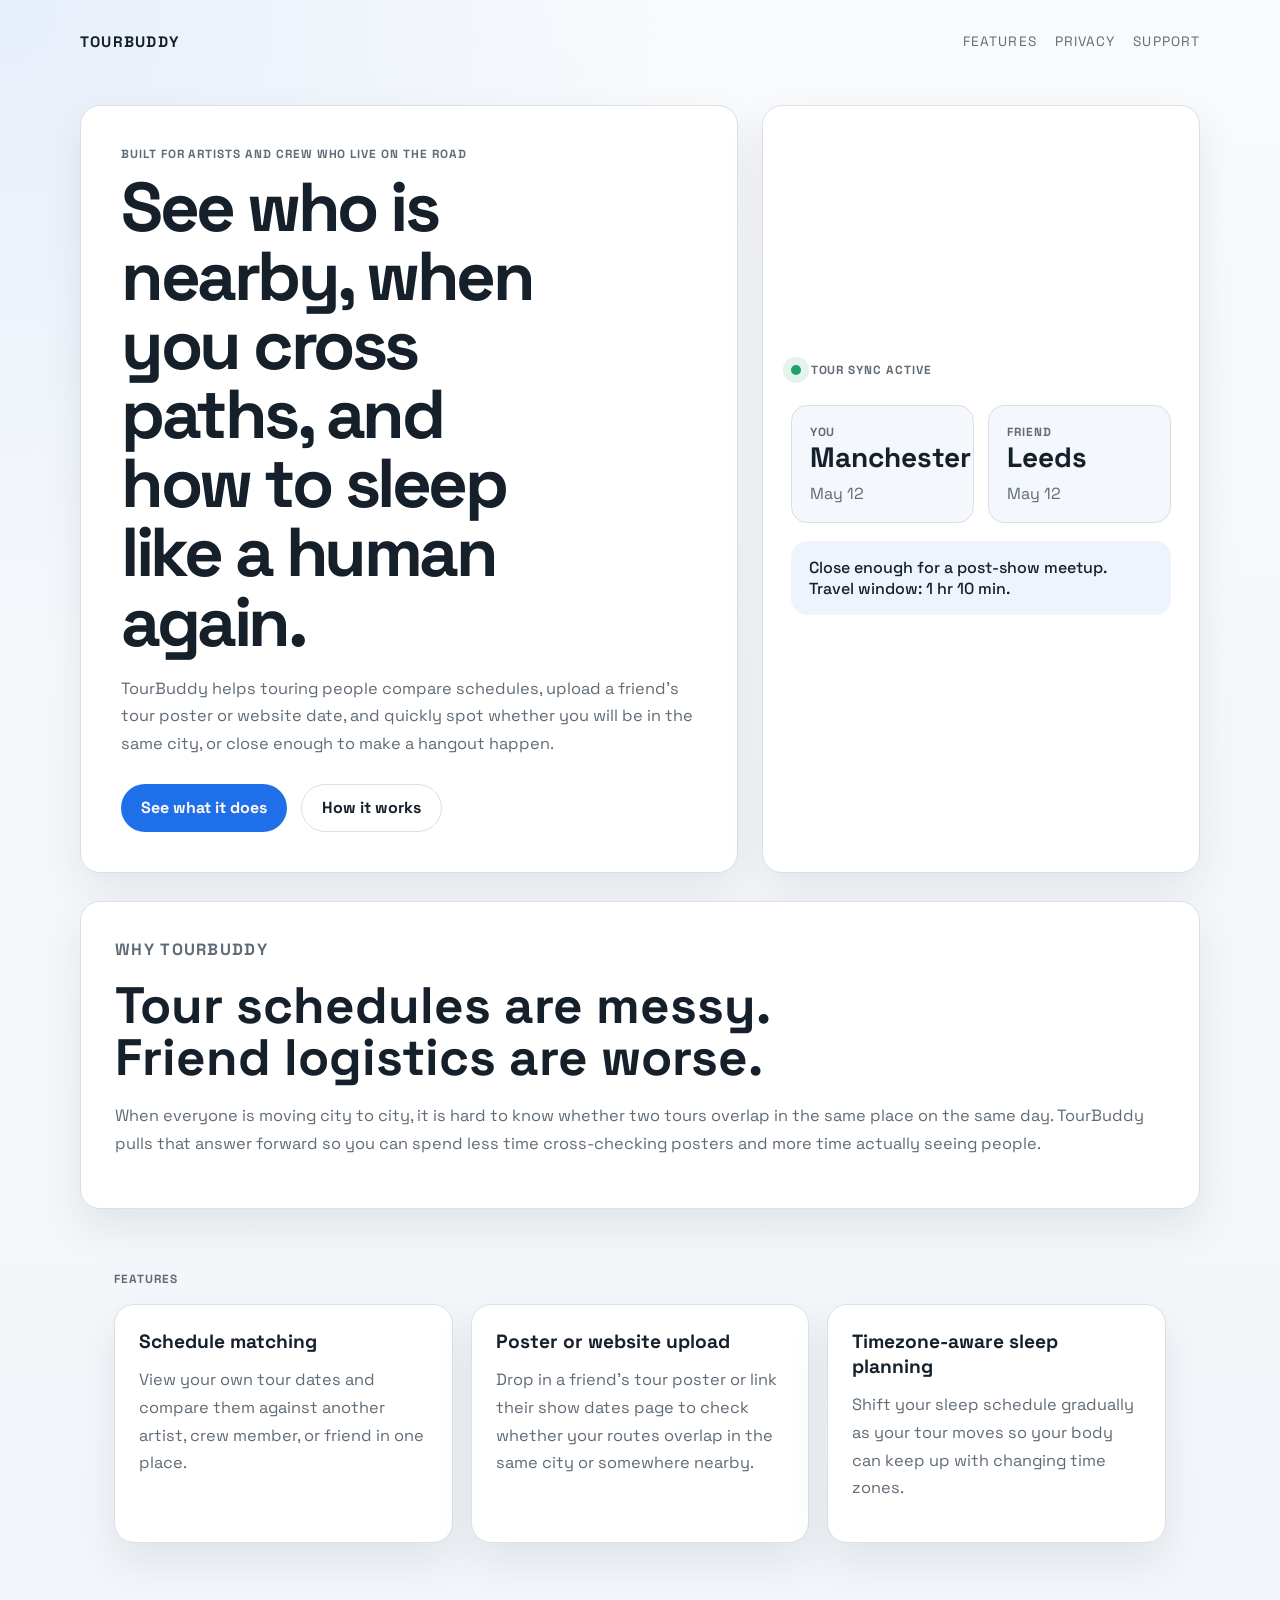
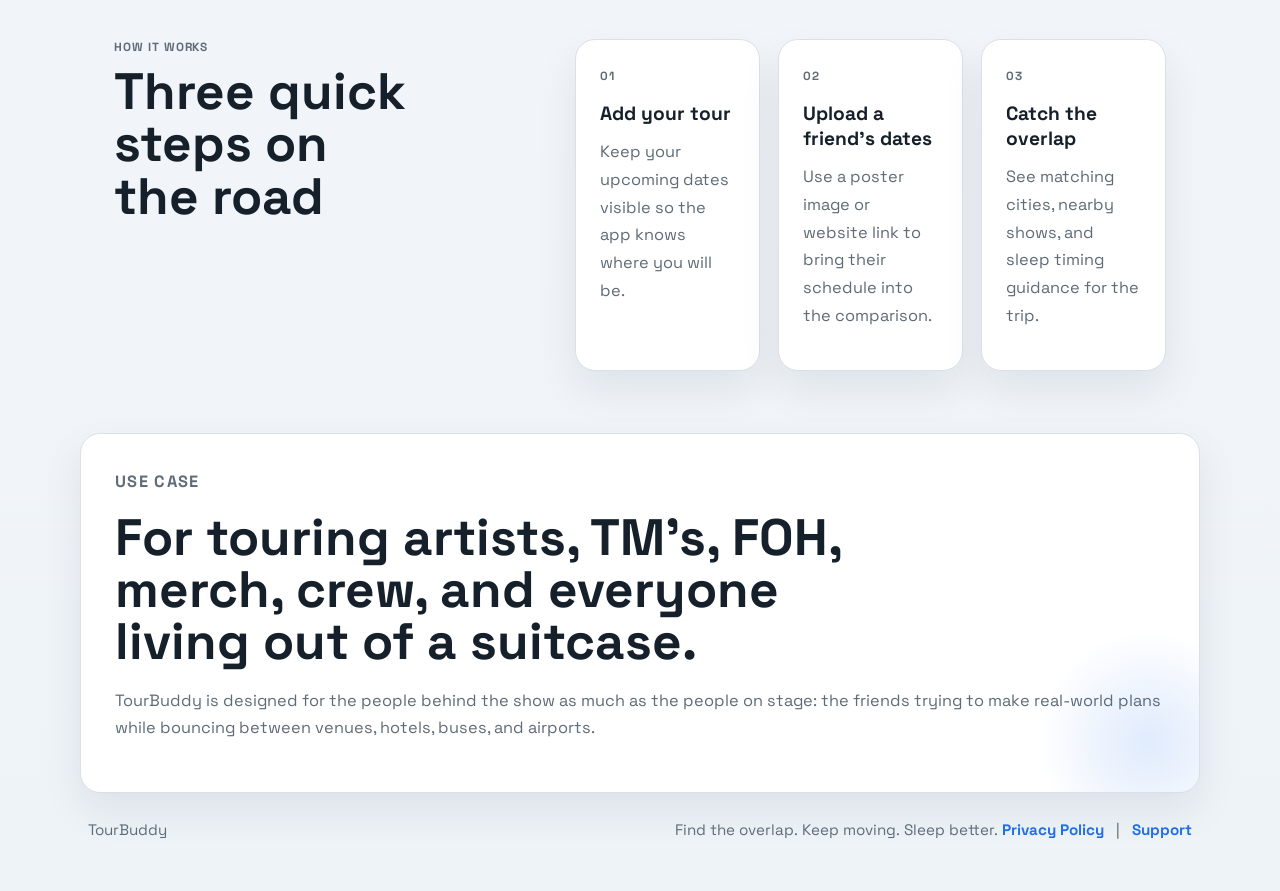
<file: index.html>
<!DOCTYPE html>
<html lang="en">
  <head>
    <meta charset="UTF-8" />
    <meta name="viewport" content="width=device-width, initial-scale=1.0" />
    <title>TourBuddy | Touring Friends, Dates, and Sleep in Sync</title>
    <meta
      name="description"
      content="TourBuddy helps touring artists and crew compare schedules, match nearby show dates with friends, and keep sleep routines aligned across time zones."
    />
    <link rel="preconnect" href="https://fonts.googleapis.com" />
    <link rel="preconnect" href="https://fonts.gstatic.com" crossorigin />
    <link
      href="https://fonts.googleapis.com/css2?family=Space+Grotesk:wght@400;500;700&display=swap"
      rel="stylesheet"
    />
    <link rel="stylesheet" href="style.css" />
  </head>
  <body>
    <div class="page-shell">
      <header class="hero">
        <nav class="topbar">
          <div class="brand">TourBuddy</div>
          <div class="nav-links">
            <a class="nav-link" href="#features">Features</a>
            <a class="nav-link" href="privacy/">Privacy</a>
            <a class="nav-link" href="support/">Support</a>
          </div>
        </nav>

        <div class="hero-copy">
          <p class="eyebrow">Built for artists and crew who live on the road</p>
          <h1>See who is nearby, when you cross paths, and how to sleep like a human again.</h1>
          <p class="hero-text">
            TourBuddy helps touring people compare schedules, upload a friend's tour poster
            or website date, and quickly spot whether you will be in the same city, or close
            enough to make a hangout happen.
          </p>

          <div class="hero-actions">
            <a class="button button-primary" href="#features">See what it does</a>
            <a class="button button-secondary" href="#workflow">How it works</a>
          </div>
        </div>

        <section class="hero-card" aria-label="TourBuddy overview">
          <div class="status-row">
            <span class="status-dot"></span>
            <span>Tour sync active</span>
          </div>
          <div class="city-grid">
            <article>
              <p class="city-label">You</p>
              <h2>Manchester</h2>
              <p>May 12</p>
            </article>
            <article>
              <p class="city-label">Friend</p>
              <h2>Leeds</h2>
              <p>May 12</p>
            </article>
          </div>
          <div class="match-note">
            Close enough for a post-show meetup. Travel window: 1 hr 10 min.
          </div>
        </section>
      </header>

      <main>
        <section class="section intro">
          <p class="section-label">Why TourBuddy</p>
          <h2>Tour schedules are messy. Friend logistics are worse.</h2>
          <p>
            When everyone is moving city to city, it is hard to know whether two tours overlap
            in the same place on the same day. TourBuddy pulls that answer forward so you can
            spend less time cross-checking posters and more time actually seeing people.
          </p>
        </section>

        <section class="section" id="features">
          <p class="section-label">Features</p>
          <div class="feature-grid">
            <article class="feature-card">
              <h3>Schedule matching</h3>
              <p>
                View your own tour dates and compare them against another artist, crew member,
                or friend in one place.
              </p>
            </article>
            <article class="feature-card">
              <h3>Poster or website upload</h3>
              <p>
                Drop in a friend's tour poster or link their show dates page to check whether
                your routes overlap in the same city or somewhere nearby.
              </p>
            </article>
            <article class="feature-card">
              <h3>Timezone-aware sleep planning</h3>
              <p>
                Shift your sleep schedule gradually as your tour moves so your body can keep up
                with changing time zones.
              </p>
            </article>
          </div>
        </section>

        <section class="section split-layout" id="workflow">
          <div>
            <p class="section-label">How It Works</p>
            <h2>Three quick steps on the road</h2>
          </div>
          <div class="steps">
            <article class="step-card">
              <span class="step-number">01</span>
              <h3>Add your tour</h3>
              <p>Keep your upcoming dates visible so the app knows where you will be.</p>
            </article>
            <article class="step-card">
              <span class="step-number">02</span>
              <h3>Upload a friend's dates</h3>
              <p>Use a poster image or website link to bring their schedule into the comparison.</p>
            </article>
            <article class="step-card">
              <span class="step-number">03</span>
              <h3>Catch the overlap</h3>
              <p>See matching cities, nearby shows, and sleep timing guidance for the trip.</p>
            </article>
          </div>
        </section>

        <section class="section callout">
          <p class="section-label">Use Case</p>
          <h2>For touring artists, TM's, FOH, merch, crew, and everyone living out of a suitcase.</h2>
          <p>
            TourBuddy is designed for the people behind the show as much as the people on stage:
            the friends trying to make real-world plans while bouncing between venues, hotels,
            buses, and airports.
          </p>
        </section>
      </main>

      <footer class="footer">
        <p>TourBuddy</p>
        <p>Find the overlap. Keep moving. Sleep better. <a class="footer-link" href="privacy/">Privacy Policy</a> <span class="footer-separator">|</span> <a class="footer-link" href="support/">Support</a></p>
      </footer>
    </div>
  </body>
</html>
</file>
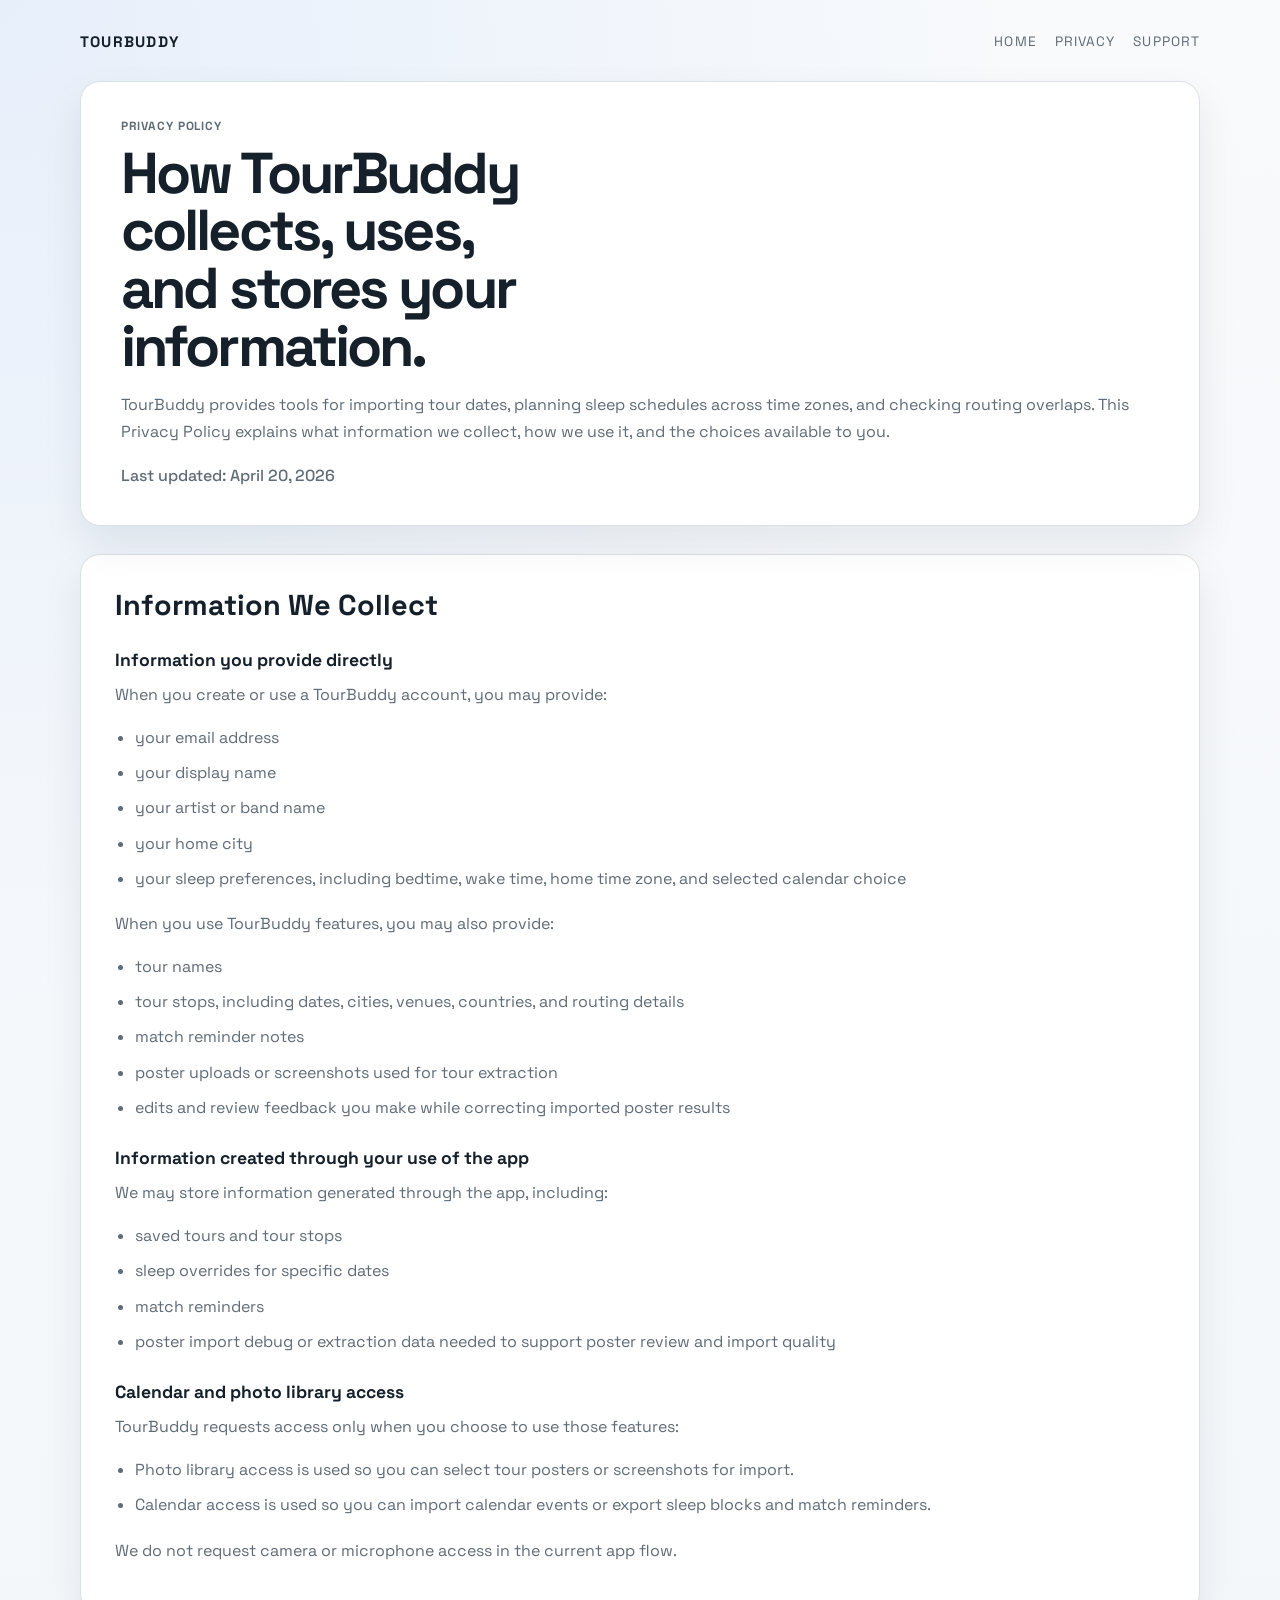
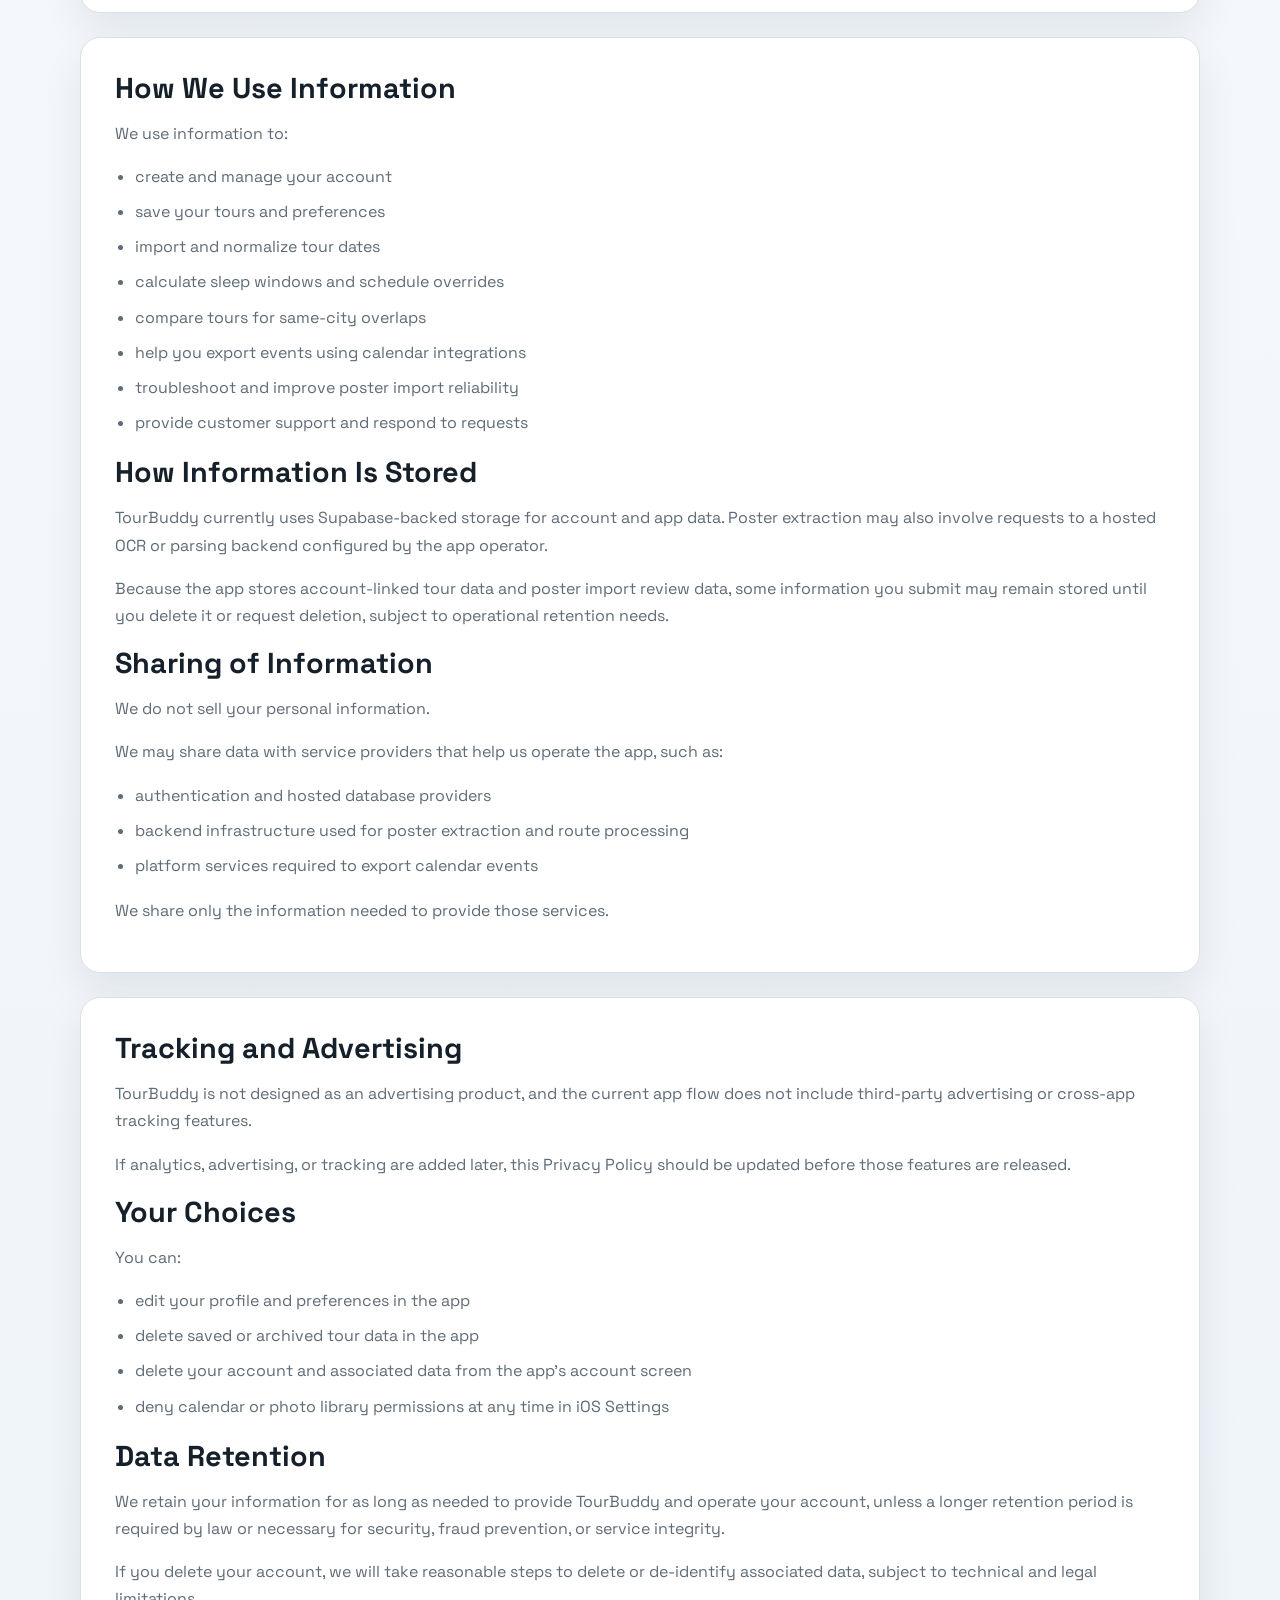
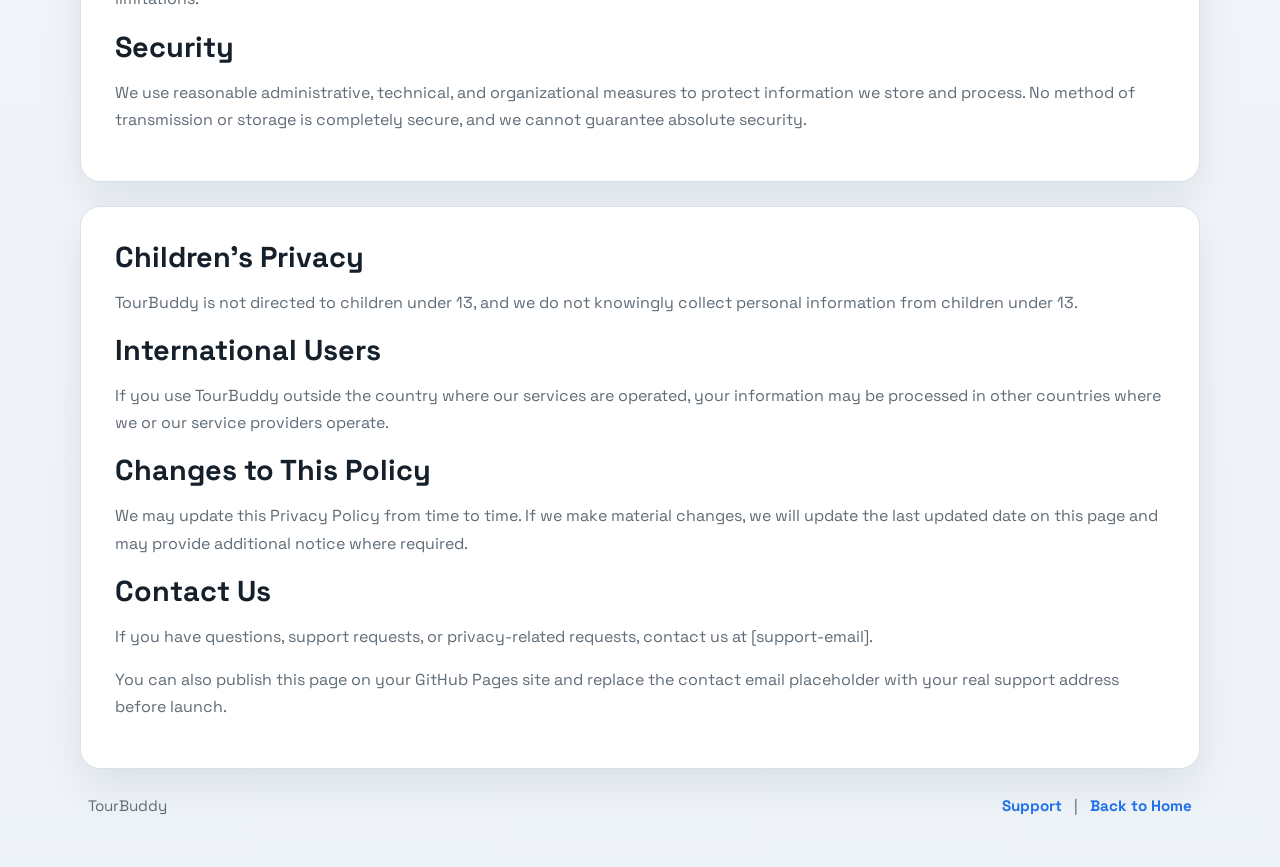
<file: privacy/index.html>
<!DOCTYPE html>
<html lang="en">
  <head>
    <meta charset="UTF-8" />
    <meta name="viewport" content="width=device-width, initial-scale=1.0" />
    <title>TourBuddy Privacy Policy</title>
    <meta
      name="description"
      content="TourBuddy privacy policy covering account data, tour data, poster uploads, calendar access, retention, and user rights."
    />
    <link rel="preconnect" href="https://fonts.googleapis.com" />
    <link rel="preconnect" href="https://fonts.gstatic.com" crossorigin />
    <link
      href="https://fonts.googleapis.com/css2?family=Space+Grotesk:wght@400;500;700&display=swap"
      rel="stylesheet"
    />
    <link rel="stylesheet" href="../style.css" />
  </head>
  <body>
    <div class="page-shell">
      <header class="policy-header">
        <nav class="topbar">
          <a class="brand" href="../index.html">TourBuddy</a>
          <div class="nav-links">
            <a class="nav-link" href="../index.html">Home</a>
            <a class="nav-link" href="./" aria-current="page">Privacy</a>
            <a class="nav-link" href="../support/">Support</a>
          </div>
        </nav>

        <section class="policy-hero">
          <p class="section-label">Privacy Policy</p>
          <h1 class="policy-title">How TourBuddy collects, uses, and stores your information.</h1>
          <p class="policy-intro">
            TourBuddy provides tools for importing tour dates, planning sleep schedules across
            time zones, and checking routing overlaps. This Privacy Policy explains what
            information we collect, how we use it, and the choices available to you.
          </p>
          <p class="policy-meta">Last updated: April 20, 2026</p>
        </section>
      </header>

      <main class="policy-layout">
        <section class="policy-card">
          <h2>Information We Collect</h2>

          <h3>Information you provide directly</h3>
          <p>When you create or use a TourBuddy account, you may provide:</p>
          <ul class="policy-list">
            <li>your email address</li>
            <li>your display name</li>
            <li>your artist or band name</li>
            <li>your home city</li>
            <li>your sleep preferences, including bedtime, wake time, home time zone, and selected calendar choice</li>
          </ul>

          <p>When you use TourBuddy features, you may also provide:</p>
          <ul class="policy-list">
            <li>tour names</li>
            <li>tour stops, including dates, cities, venues, countries, and routing details</li>
            <li>match reminder notes</li>
            <li>poster uploads or screenshots used for tour extraction</li>
            <li>edits and review feedback you make while correcting imported poster results</li>
          </ul>

          <h3>Information created through your use of the app</h3>
          <p>We may store information generated through the app, including:</p>
          <ul class="policy-list">
            <li>saved tours and tour stops</li>
            <li>sleep overrides for specific dates</li>
            <li>match reminders</li>
            <li>poster import debug or extraction data needed to support poster review and import quality</li>
          </ul>

          <h3>Calendar and photo library access</h3>
          <p>TourBuddy requests access only when you choose to use those features:</p>
          <ul class="policy-list">
            <li>Photo library access is used so you can select tour posters or screenshots for import.</li>
            <li>Calendar access is used so you can import calendar events or export sleep blocks and match reminders.</li>
          </ul>
          <p>We do not request camera or microphone access in the current app flow.</p>
        </section>

        <section class="policy-card">
          <h2>How We Use Information</h2>
          <p>We use information to:</p>
          <ul class="policy-list">
            <li>create and manage your account</li>
            <li>save your tours and preferences</li>
            <li>import and normalize tour dates</li>
            <li>calculate sleep windows and schedule overrides</li>
            <li>compare tours for same-city overlaps</li>
            <li>help you export events using calendar integrations</li>
            <li>troubleshoot and improve poster import reliability</li>
            <li>provide customer support and respond to requests</li>
          </ul>

          <h2>How Information Is Stored</h2>
          <p>
            TourBuddy currently uses Supabase-backed storage for account and app data. Poster
            extraction may also involve requests to a hosted OCR or parsing backend configured by
            the app operator.
          </p>
          <p>
            Because the app stores account-linked tour data and poster import review data, some
            information you submit may remain stored until you delete it or request deletion,
            subject to operational retention needs.
          </p>

          <h2>Sharing of Information</h2>
          <p>We do not sell your personal information.</p>
          <p>We may share data with service providers that help us operate the app, such as:</p>
          <ul class="policy-list">
            <li>authentication and hosted database providers</li>
            <li>backend infrastructure used for poster extraction and route processing</li>
            <li>platform services required to export calendar events</li>
          </ul>
          <p>We share only the information needed to provide those services.</p>
        </section>

        <section class="policy-card">
          <h2>Tracking and Advertising</h2>
          <p>
            TourBuddy is not designed as an advertising product, and the current app flow does not
            include third-party advertising or cross-app tracking features.
          </p>
          <p>
            If analytics, advertising, or tracking are added later, this Privacy Policy should be
            updated before those features are released.
          </p>

          <h2>Your Choices</h2>
          <p>You can:</p>
          <ul class="policy-list">
            <li>edit your profile and preferences in the app</li>
            <li>delete saved or archived tour data in the app</li>
            <li>delete your account and associated data from the app's account screen</li>
            <li>deny calendar or photo library permissions at any time in iOS Settings</li>
          </ul>

          <h2>Data Retention</h2>
          <p>
            We retain your information for as long as needed to provide TourBuddy and operate your
            account, unless a longer retention period is required by law or necessary for security,
            fraud prevention, or service integrity.
          </p>
          <p>
            If you delete your account, we will take reasonable steps to delete or de-identify
            associated data, subject to technical and legal limitations.
          </p>

          <h2>Security</h2>
          <p>
            We use reasonable administrative, technical, and organizational measures to protect
            information we store and process. No method of transmission or storage is completely
            secure, and we cannot guarantee absolute security.
          </p>
        </section>

        <section class="policy-card">
          <h2>Children's Privacy</h2>
          <p>
            TourBuddy is not directed to children under 13, and we do not knowingly collect
            personal information from children under 13.
          </p>

          <h2>International Users</h2>
          <p>
            If you use TourBuddy outside the country where our services are operated, your
            information may be processed in other countries where we or our service providers
            operate.
          </p>

          <h2>Changes to This Policy</h2>
          <p>
            We may update this Privacy Policy from time to time. If we make material changes, we
            will update the last updated date on this page and may provide additional notice where
            required.
          </p>

          <h2>Contact Us</h2>
          <p>
            If you have questions, support requests, or privacy-related requests, contact us at
            <a href="mailto:[support-email]">[support-email]</a>.
          </p>
          <p>
            You can also publish this page on your GitHub Pages site and replace the contact email
            placeholder with your real support address before launch.
          </p>
        </section>
      </main>

      <footer class="footer">
        <p>TourBuddy</p>
        <p><a class="footer-link" href="../support/">Support</a> <span class="footer-separator">|</span> <a class="footer-link" href="../index.html">Back to Home</a></p>
      </footer>
    </div>
  </body>
</html>
</file>
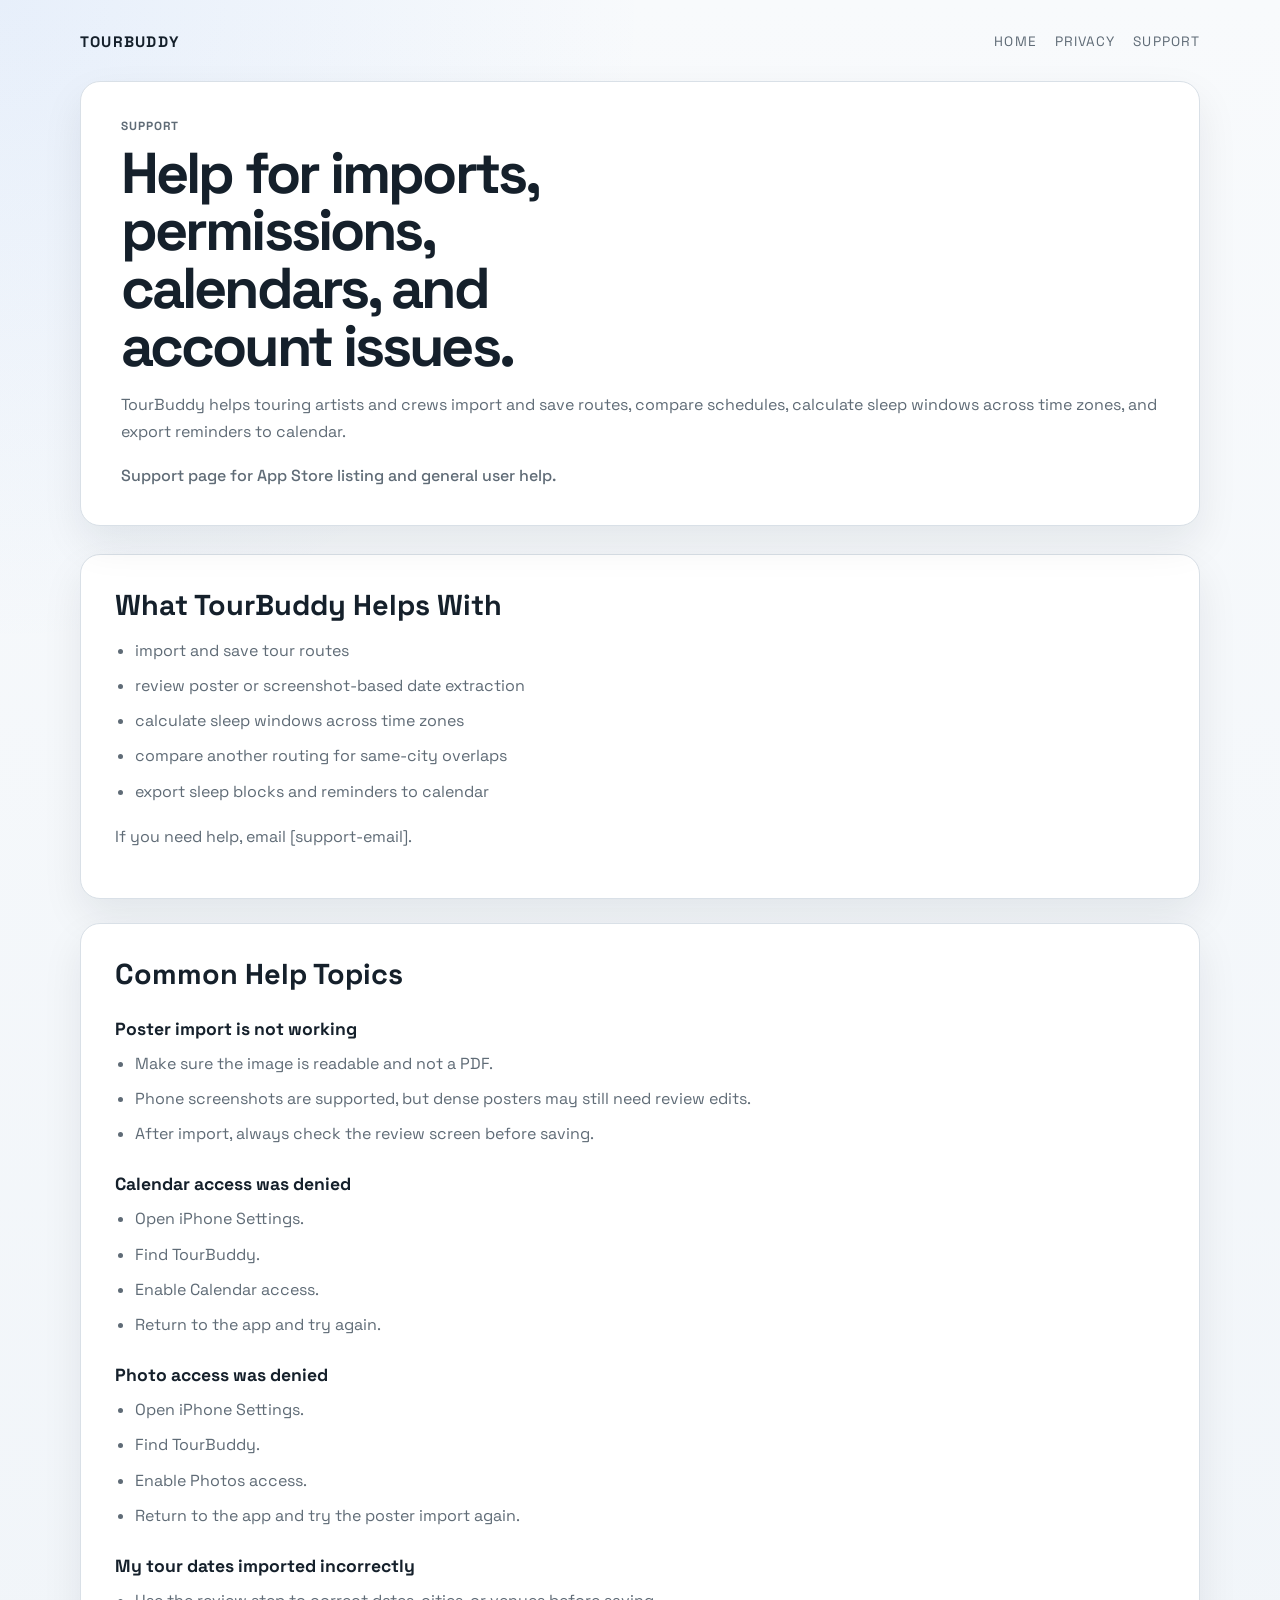
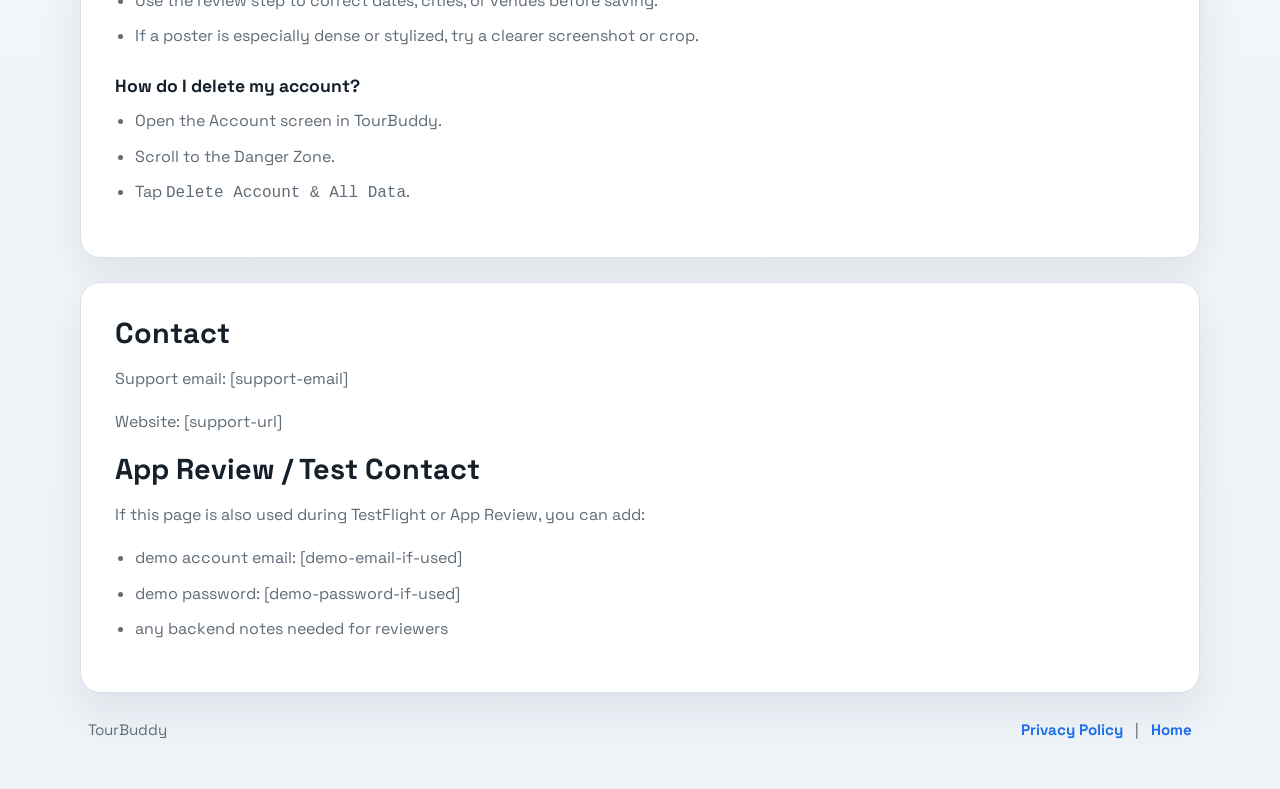
<file: support/index.html>
<!DOCTYPE html>
<html lang="en">
  <head>
    <meta charset="UTF-8" />
    <meta name="viewport" content="width=device-width, initial-scale=1.0" />
    <title>TourBuddy Support</title>
    <meta
      name="description"
      content="TourBuddy support page with help topics for poster imports, permissions, account deletion, and App Store support contact."
    />
    <link rel="preconnect" href="https://fonts.googleapis.com" />
    <link rel="preconnect" href="https://fonts.gstatic.com" crossorigin />
    <link
      href="https://fonts.googleapis.com/css2?family=Space+Grotesk:wght@400;500;700&display=swap"
      rel="stylesheet"
    />
    <link rel="stylesheet" href="../style.css" />
  </head>
  <body>
    <div class="page-shell">
      <header class="policy-header">
        <nav class="topbar">
          <a class="brand" href="../index.html">TourBuddy</a>
          <div class="nav-links">
            <a class="nav-link" href="../index.html">Home</a>
            <a class="nav-link" href="../privacy/">Privacy</a>
            <a class="nav-link" href="./" aria-current="page">Support</a>
          </div>
        </nav>

        <section class="policy-hero">
          <p class="section-label">Support</p>
          <h1 class="policy-title">Help for imports, permissions, calendars, and account issues.</h1>
          <p class="policy-intro">
            TourBuddy helps touring artists and crews import and save routes, compare schedules,
            calculate sleep windows across time zones, and export reminders to calendar.
          </p>
          <p class="policy-meta">Support page for App Store listing and general user help.</p>
        </section>
      </header>

      <main class="policy-layout">
        <section class="policy-card">
          <h2>What TourBuddy Helps With</h2>
          <ul class="policy-list">
            <li>import and save tour routes</li>
            <li>review poster or screenshot-based date extraction</li>
            <li>calculate sleep windows across time zones</li>
            <li>compare another routing for same-city overlaps</li>
            <li>export sleep blocks and reminders to calendar</li>
          </ul>
          <p>
            If you need help, email <a href="mailto:[support-email]">[support-email]</a>.
          </p>
        </section>

        <section class="policy-card">
          <h2>Common Help Topics</h2>

          <h3>Poster import is not working</h3>
          <ul class="policy-list">
            <li>Make sure the image is readable and not a PDF.</li>
            <li>Phone screenshots are supported, but dense posters may still need review edits.</li>
            <li>After import, always check the review screen before saving.</li>
          </ul>

          <h3>Calendar access was denied</h3>
          <ul class="policy-list">
            <li>Open iPhone Settings.</li>
            <li>Find TourBuddy.</li>
            <li>Enable Calendar access.</li>
            <li>Return to the app and try again.</li>
          </ul>

          <h3>Photo access was denied</h3>
          <ul class="policy-list">
            <li>Open iPhone Settings.</li>
            <li>Find TourBuddy.</li>
            <li>Enable Photos access.</li>
            <li>Return to the app and try the poster import again.</li>
          </ul>

          <h3>My tour dates imported incorrectly</h3>
          <ul class="policy-list">
            <li>Use the review step to correct dates, cities, or venues before saving.</li>
            <li>If a poster is especially dense or stylized, try a clearer screenshot or crop.</li>
          </ul>

          <h3>How do I delete my account?</h3>
          <ul class="policy-list">
            <li>Open the Account screen in TourBuddy.</li>
            <li>Scroll to the Danger Zone.</li>
            <li>Tap <code>Delete Account &amp; All Data</code>.</li>
          </ul>
        </section>

        <section class="policy-card">
          <h2>Contact</h2>
          <p>Support email: <a href="mailto:[support-email]">[support-email]</a></p>
          <p>Website: <a href="[support-url]">[support-url]</a></p>

          <h2>App Review / Test Contact</h2>
          <p>If this page is also used during TestFlight or App Review, you can add:</p>
          <ul class="policy-list">
            <li>demo account email: [demo-email-if-used]</li>
            <li>demo password: [demo-password-if-used]</li>
            <li>any backend notes needed for reviewers</li>
          </ul>
        </section>
      </main>

      <footer class="footer">
        <p>TourBuddy</p>
        <p>
          <a class="footer-link" href="../privacy/">Privacy Policy</a>
          <span class="footer-separator">|</span>
          <a class="footer-link" href="../index.html">Home</a>
        </p>
      </footer>
    </div>
  </body>
</html>
</file>
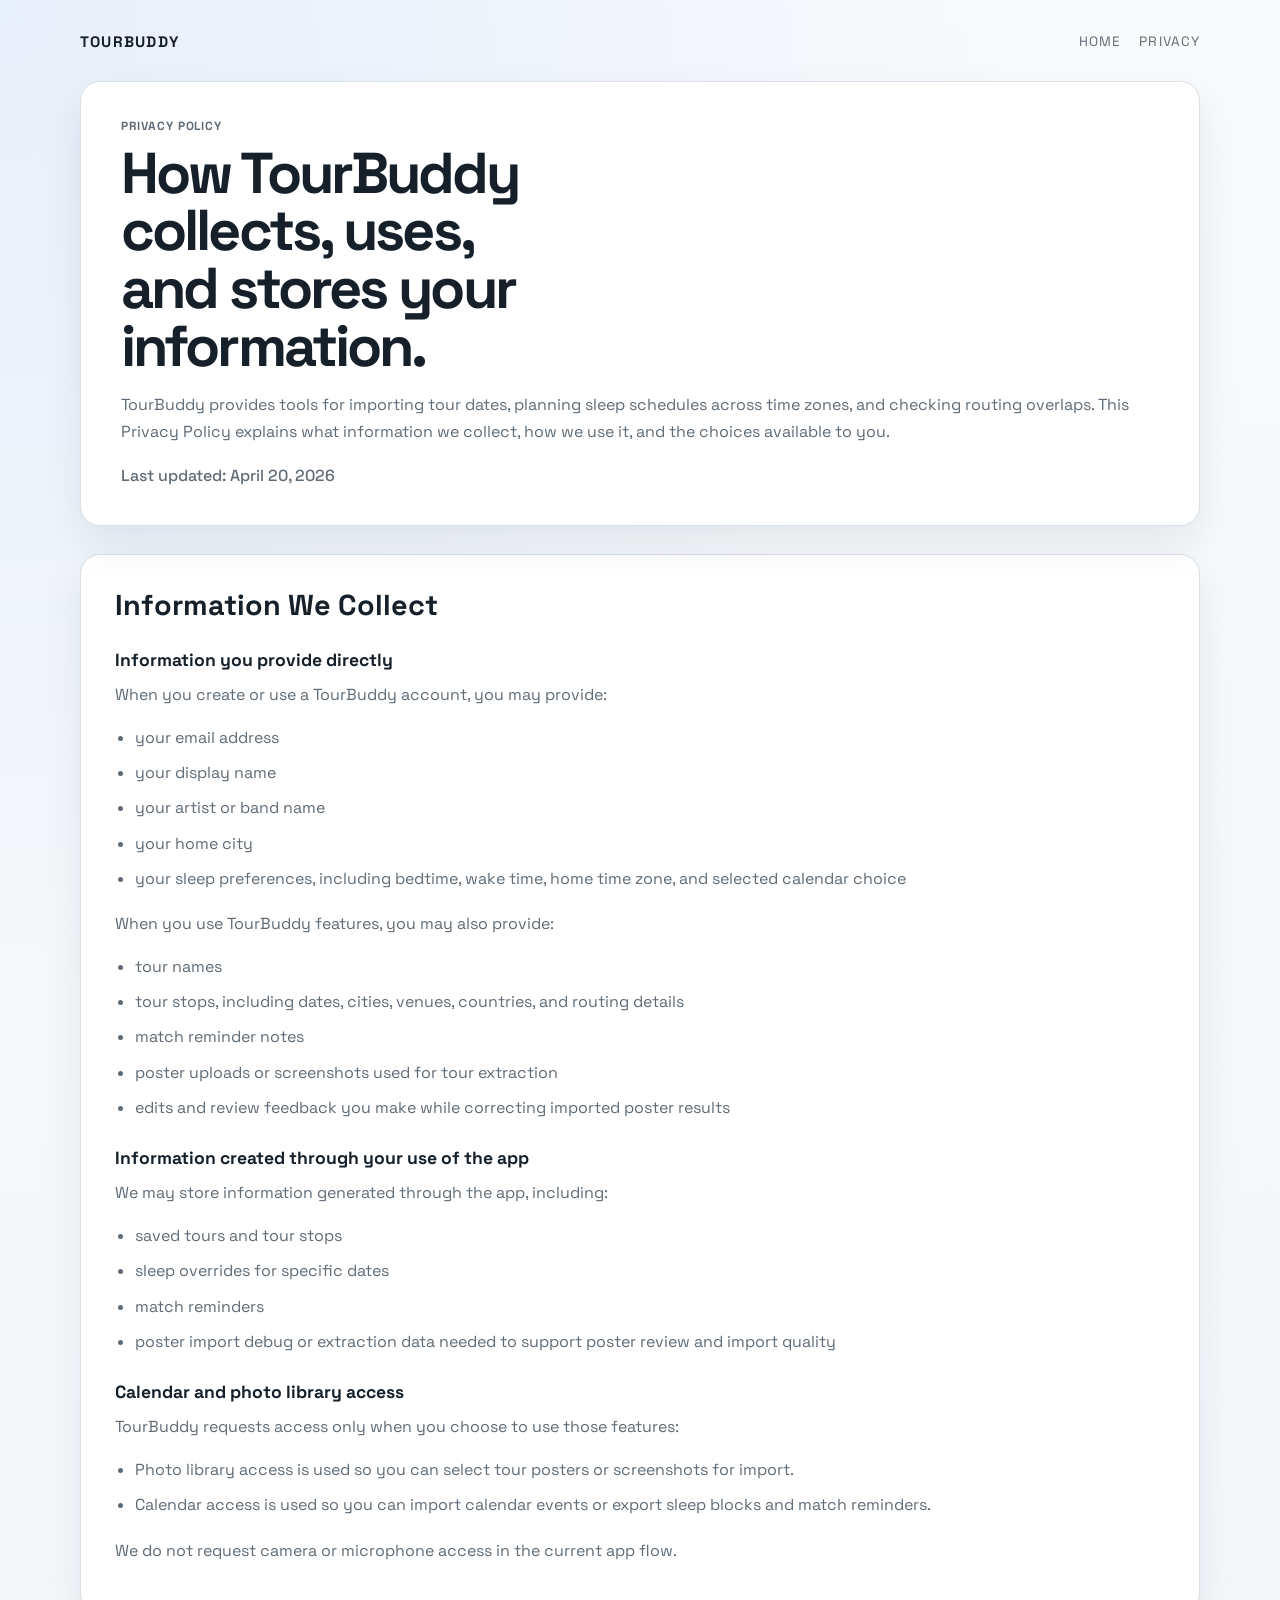
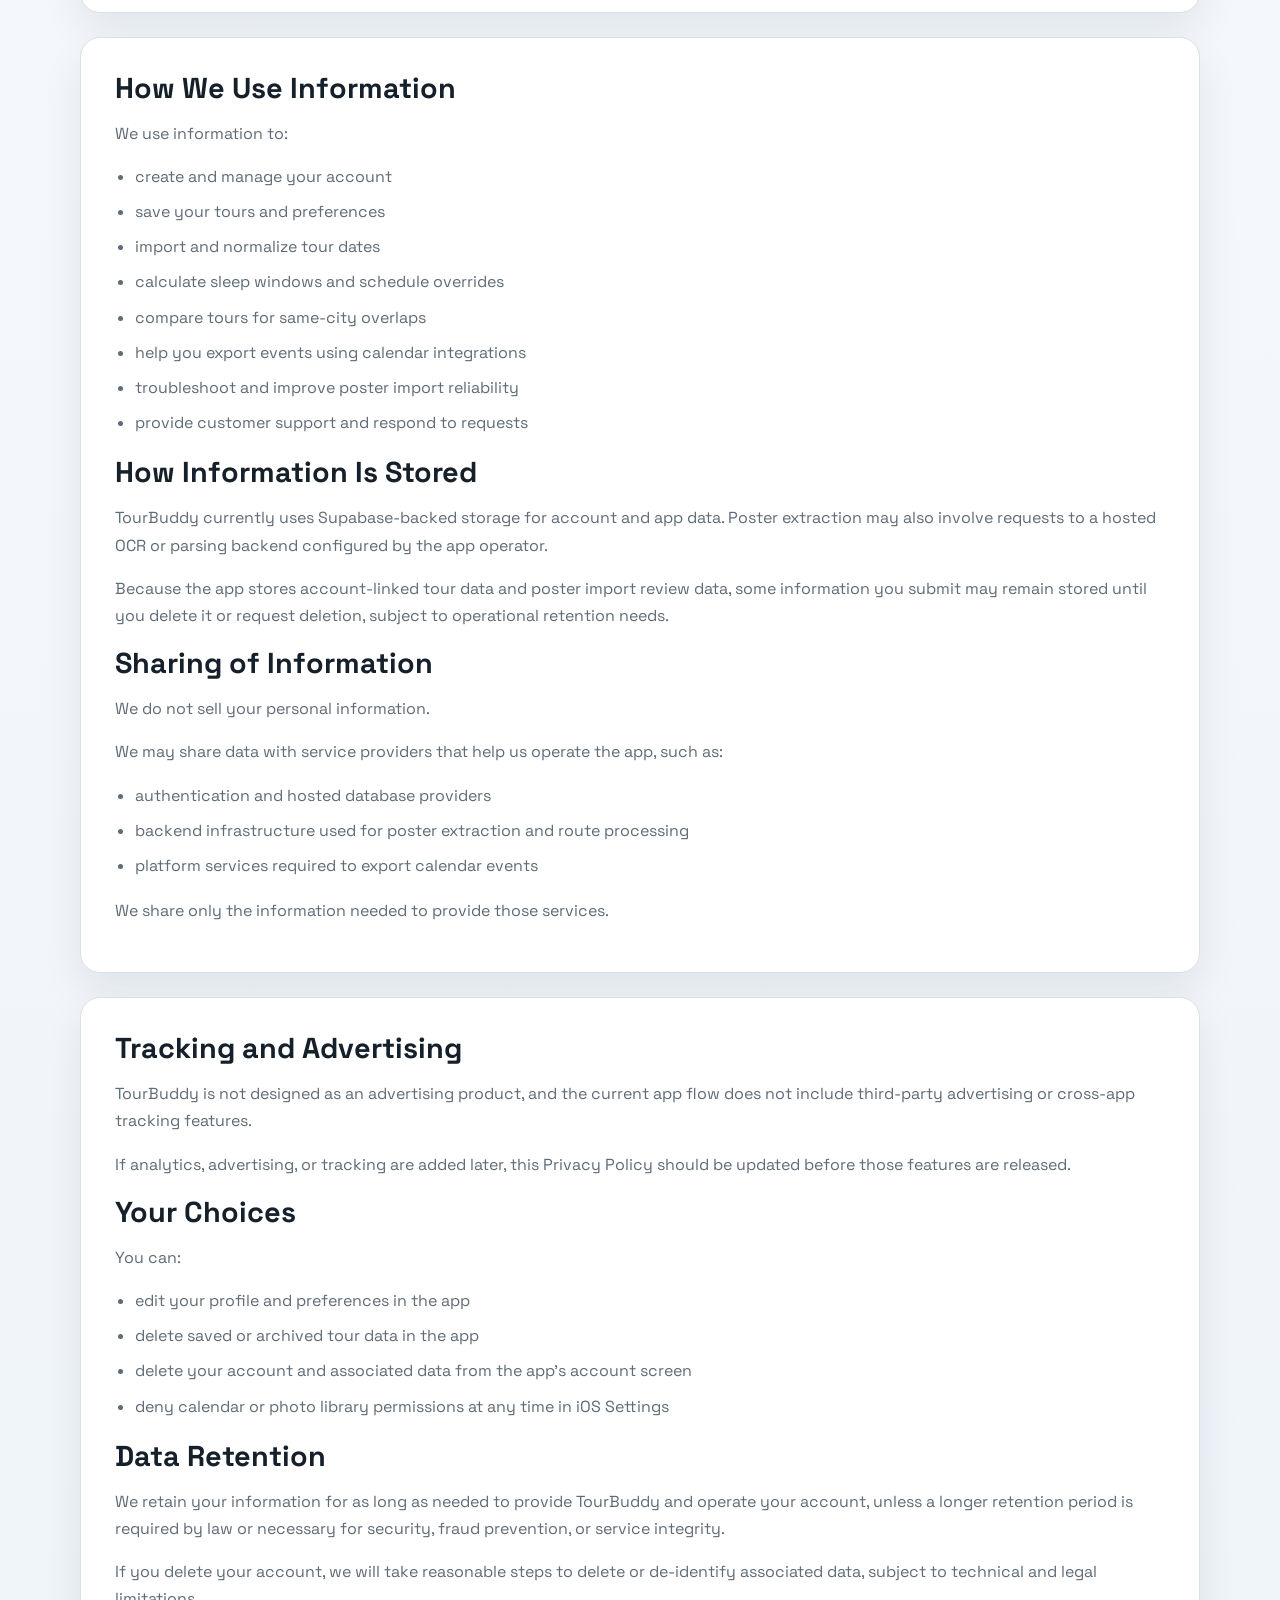
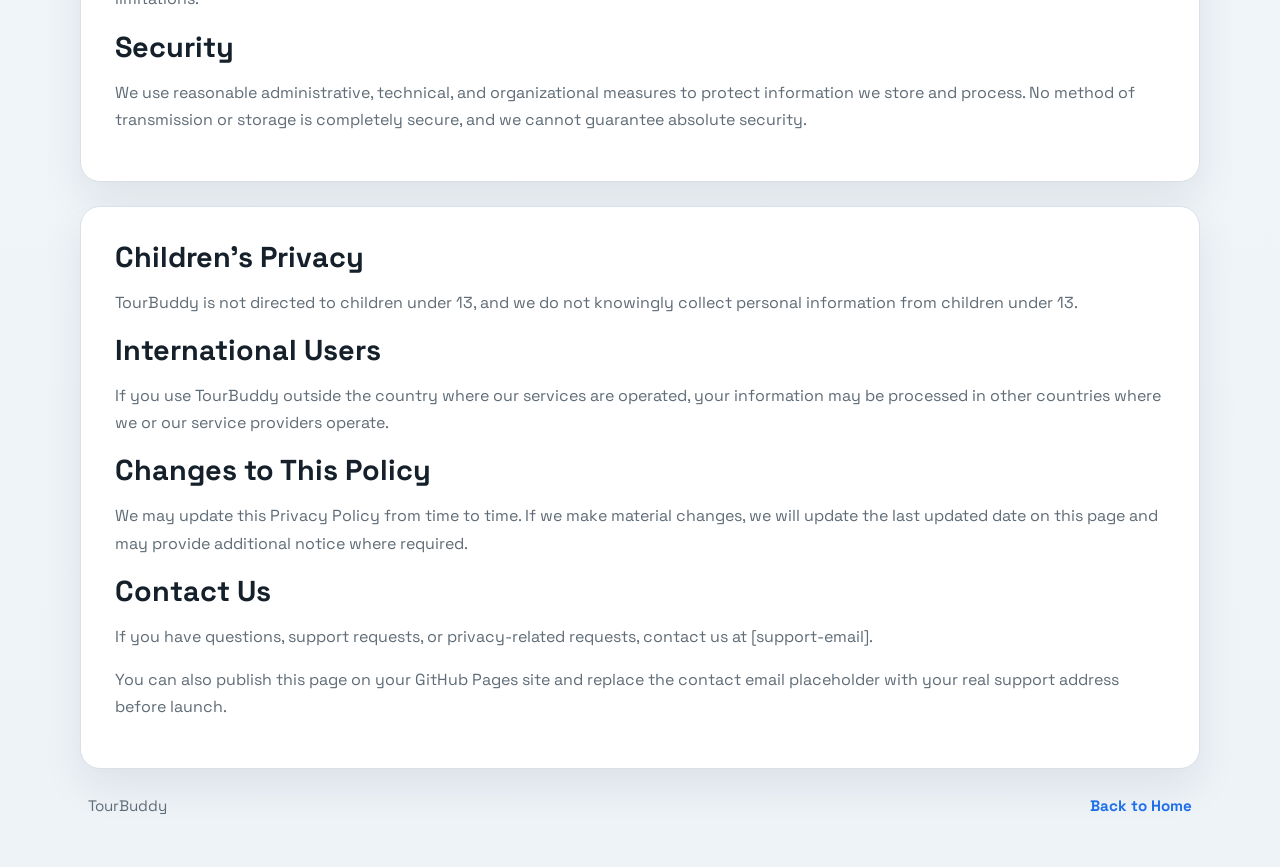
<file: privacy.html>
<!DOCTYPE html>
<html lang="en">
  <head>
    <meta charset="UTF-8" />
    <meta name="viewport" content="width=device-width, initial-scale=1.0" />
    <title>TourBuddy Privacy Policy</title>
    <meta
      name="description"
      content="TourBuddy privacy policy covering account data, tour data, poster uploads, calendar access, retention, and user rights."
    />
    <link rel="preconnect" href="https://fonts.googleapis.com" />
    <link rel="preconnect" href="https://fonts.gstatic.com" crossorigin />
    <link
      href="https://fonts.googleapis.com/css2?family=Space+Grotesk:wght@400;500;700&display=swap"
      rel="stylesheet"
    />
    <link rel="stylesheet" href="style.css" />
  </head>
  <body>
    <div class="page-shell">
      <header class="policy-header">
        <nav class="topbar">
          <a class="brand" href="index.html">TourBuddy</a>
          <div class="nav-links">
            <a class="nav-link" href="index.html">Home</a>
            <a class="nav-link" href="privacy.html" aria-current="page">Privacy</a>
          </div>
        </nav>

        <section class="policy-hero">
          <p class="section-label">Privacy Policy</p>
          <h1 class="policy-title">How TourBuddy collects, uses, and stores your information.</h1>
          <p class="policy-intro">
            TourBuddy provides tools for importing tour dates, planning sleep schedules across
            time zones, and checking routing overlaps. This Privacy Policy explains what
            information we collect, how we use it, and the choices available to you.
          </p>
          <p class="policy-meta">Last updated: April 20, 2026</p>
        </section>
      </header>

      <main class="policy-layout">
        <section class="policy-card">
          <h2>Information We Collect</h2>

          <h3>Information you provide directly</h3>
          <p>When you create or use a TourBuddy account, you may provide:</p>
          <ul class="policy-list">
            <li>your email address</li>
            <li>your display name</li>
            <li>your artist or band name</li>
            <li>your home city</li>
            <li>your sleep preferences, including bedtime, wake time, home time zone, and selected calendar choice</li>
          </ul>

          <p>When you use TourBuddy features, you may also provide:</p>
          <ul class="policy-list">
            <li>tour names</li>
            <li>tour stops, including dates, cities, venues, countries, and routing details</li>
            <li>match reminder notes</li>
            <li>poster uploads or screenshots used for tour extraction</li>
            <li>edits and review feedback you make while correcting imported poster results</li>
          </ul>

          <h3>Information created through your use of the app</h3>
          <p>We may store information generated through the app, including:</p>
          <ul class="policy-list">
            <li>saved tours and tour stops</li>
            <li>sleep overrides for specific dates</li>
            <li>match reminders</li>
            <li>poster import debug or extraction data needed to support poster review and import quality</li>
          </ul>

          <h3>Calendar and photo library access</h3>
          <p>TourBuddy requests access only when you choose to use those features:</p>
          <ul class="policy-list">
            <li>Photo library access is used so you can select tour posters or screenshots for import.</li>
            <li>Calendar access is used so you can import calendar events or export sleep blocks and match reminders.</li>
          </ul>
          <p>We do not request camera or microphone access in the current app flow.</p>
        </section>

        <section class="policy-card">
          <h2>How We Use Information</h2>
          <p>We use information to:</p>
          <ul class="policy-list">
            <li>create and manage your account</li>
            <li>save your tours and preferences</li>
            <li>import and normalize tour dates</li>
            <li>calculate sleep windows and schedule overrides</li>
            <li>compare tours for same-city overlaps</li>
            <li>help you export events using calendar integrations</li>
            <li>troubleshoot and improve poster import reliability</li>
            <li>provide customer support and respond to requests</li>
          </ul>

          <h2>How Information Is Stored</h2>
          <p>
            TourBuddy currently uses Supabase-backed storage for account and app data. Poster
            extraction may also involve requests to a hosted OCR or parsing backend configured by
            the app operator.
          </p>
          <p>
            Because the app stores account-linked tour data and poster import review data, some
            information you submit may remain stored until you delete it or request deletion,
            subject to operational retention needs.
          </p>

          <h2>Sharing of Information</h2>
          <p>We do not sell your personal information.</p>
          <p>We may share data with service providers that help us operate the app, such as:</p>
          <ul class="policy-list">
            <li>authentication and hosted database providers</li>
            <li>backend infrastructure used for poster extraction and route processing</li>
            <li>platform services required to export calendar events</li>
          </ul>
          <p>We share only the information needed to provide those services.</p>
        </section>

        <section class="policy-card">
          <h2>Tracking and Advertising</h2>
          <p>
            TourBuddy is not designed as an advertising product, and the current app flow does not
            include third-party advertising or cross-app tracking features.
          </p>
          <p>
            If analytics, advertising, or tracking are added later, this Privacy Policy should be
            updated before those features are released.
          </p>

          <h2>Your Choices</h2>
          <p>You can:</p>
          <ul class="policy-list">
            <li>edit your profile and preferences in the app</li>
            <li>delete saved or archived tour data in the app</li>
            <li>delete your account and associated data from the app's account screen</li>
            <li>deny calendar or photo library permissions at any time in iOS Settings</li>
          </ul>

          <h2>Data Retention</h2>
          <p>
            We retain your information for as long as needed to provide TourBuddy and operate your
            account, unless a longer retention period is required by law or necessary for security,
            fraud prevention, or service integrity.
          </p>
          <p>
            If you delete your account, we will take reasonable steps to delete or de-identify
            associated data, subject to technical and legal limitations.
          </p>

          <h2>Security</h2>
          <p>
            We use reasonable administrative, technical, and organizational measures to protect
            information we store and process. No method of transmission or storage is completely
            secure, and we cannot guarantee absolute security.
          </p>
        </section>

        <section class="policy-card">
          <h2>Children's Privacy</h2>
          <p>
            TourBuddy is not directed to children under 13, and we do not knowingly collect
            personal information from children under 13.
          </p>

          <h2>International Users</h2>
          <p>
            If you use TourBuddy outside the country where our services are operated, your
            information may be processed in other countries where we or our service providers
            operate.
          </p>

          <h2>Changes to This Policy</h2>
          <p>
            We may update this Privacy Policy from time to time. If we make material changes, we
            will update the last updated date on this page and may provide additional notice where
            required.
          </p>

          <h2>Contact Us</h2>
          <p>
            If you have questions, support requests, or privacy-related requests, contact us at
            <a href="mailto:[support-email]">[support-email]</a>.
          </p>
          <p>
            You can also publish this page on your GitHub Pages site and replace the contact email
            placeholder with your real support address before launch.
          </p>
        </section>
      </main>

      <footer class="footer">
        <p>TourBuddy</p>
        <p><a class="footer-link" href="index.html">Back to Home</a></p>
      </footer>
    </div>
  </body>
</html>
</file>
<file: style.css>
:root {
  --bg: #f7f8fb;
  --surface: #ffffff;
  --surface-strong: #f4f7fb;
  --text: #15202b;
  --muted: #5f6b76;
  --accent: #1f6feb;
  --accent-deep: #1857b8;
  --line: #d9e0e7;
  --shadow: 0 18px 40px rgba(17, 24, 39, 0.08);
}

* {
  box-sizing: border-box;
}

html {
  scroll-behavior: smooth;
}

body {
  margin: 0;
  font-family: "Space Grotesk", sans-serif;
  color: var(--text);
  background:
    radial-gradient(circle at top left, rgba(31, 111, 235, 0.08), transparent 24%),
    linear-gradient(180deg, #f8fafc 0%, #eef3f8 100%);
}

a {
  color: inherit;
  text-decoration: none;
}

.page-shell {
  width: min(1120px, calc(100% - 32px));
  margin: 0 auto;
  padding: 24px 0 48px;
}

.hero,
.section,
.footer {
  position: relative;
}

.topbar {
  display: flex;
  align-items: center;
  justify-content: space-between;
  grid-column: 1 / -1;
  margin-bottom: 12px;
  padding: 8px 0 18px;
}

.brand,
.nav-link,
.eyebrow,
.section-label,
.status-row,
.city-label,
.step-number {
  letter-spacing: 0.08em;
  text-transform: uppercase;
}

.brand {
  font-size: 0.95rem;
  font-weight: 700;
}

.nav-link {
  color: var(--muted);
  font-size: 0.85rem;
}

.nav-links {
  display: flex;
  align-items: center;
  gap: 18px;
}

.hero {
  display: grid;
  grid-template-columns: minmax(0, 1.2fr) minmax(320px, 0.8fr);
  gap: 24px;
  align-items: stretch;
  min-height: auto;
}

.hero-copy,
.hero-card,
.feature-card,
.step-card,
.callout,
.intro {
  background: var(--surface);
  border: 1px solid var(--line);
  border-radius: 20px;
  box-shadow: var(--shadow);
}

.hero-copy {
  padding: 40px;
}

.eyebrow,
.section-label,
.status-row,
.city-label,
.step-number {
  font-size: 0.74rem;
  font-weight: 700;
  color: var(--muted);
}

h1,
h2,
h3,
p {
  margin-top: 0;
}

h1,
h2 {
  text-wrap: balance;
}

h1 {
  margin-bottom: 18px;
  font-family: "Space Grotesk", sans-serif;
  font-size: clamp(2.8rem, 5.4vw, 4.8rem);
  line-height: 1;
  letter-spacing: -0.05em;
  max-width: 10ch;
}

.hero-text,
.intro p,
.feature-card p,
.step-card p,
.callout p,
.footer p {
  color: var(--muted);
  font-size: 1.02rem;
  line-height: 1.7;
}

.hero-actions {
  display: flex;
  flex-wrap: wrap;
  gap: 14px;
  margin-top: 26px;
}

.button {
  display: inline-flex;
  align-items: center;
  justify-content: center;
  min-height: 48px;
  padding: 0 20px;
  border-radius: 999px;
  font-weight: 700;
  transition: transform 180ms ease, background-color 180ms ease, color 180ms ease;
}

.button:hover {
  transform: translateY(-2px);
}

.button-primary {
  background: var(--accent);
  color: #fff8f1;
}

.button-primary:hover {
  background: var(--accent-deep);
}

.button-secondary {
  border: 1px solid var(--line);
  background: var(--surface);
}

.hero-card {
  padding: 28px;
  align-self: stretch;
  display: flex;
  flex-direction: column;
  justify-content: center;
}

.status-row {
  display: flex;
  align-items: center;
  gap: 10px;
  margin-bottom: 28px;
}

.status-dot {
  width: 10px;
  height: 10px;
  border-radius: 999px;
  background: #20a16b;
  box-shadow: 0 0 0 8px rgba(32, 161, 107, 0.12);
}

.city-grid {
  display: grid;
  grid-template-columns: repeat(2, minmax(0, 1fr));
  gap: 14px;
}

.city-grid article {
  padding: 18px;
  border-radius: 16px;
  background: var(--surface-strong);
  border: 1px solid var(--line);
}

.city-grid h2 {
  margin-bottom: 8px;
  font-size: 1.75rem;
}

.city-grid p {
  margin-bottom: 0;
  color: var(--muted);
}

.match-note {
  margin-top: 18px;
  padding: 16px 18px;
  border-radius: 16px;
  background: rgba(31, 111, 235, 0.08);
  color: var(--text);
  font-weight: 500;
}

.section {
  margin-top: 28px;
  padding: 34px;
}

.policy-header {
  position: relative;
}

.policy-hero {
  padding: 36px 40px;
  background: var(--surface);
  border: 1px solid var(--line);
  border-radius: 20px;
  box-shadow: var(--shadow);
}

.policy-title {
  max-width: 14ch;
  margin-bottom: 16px;
  font-size: clamp(2.4rem, 4.5vw, 4rem);
}

.policy-intro,
.policy-meta,
.policy-card p,
.policy-card li {
  color: var(--muted);
  font-size: 1rem;
  line-height: 1.7;
}

.policy-meta {
  margin-bottom: 0;
  font-weight: 500;
}

.policy-layout {
  display: grid;
  gap: 24px;
  margin-top: 28px;
}

.policy-card {
  padding: 32px 34px;
  background: var(--surface);
  border: 1px solid var(--line);
  border-radius: 20px;
  box-shadow: var(--shadow);
}

.policy-card h2 {
  margin-bottom: 14px;
  font-size: 1.8rem;
}

.policy-card h3 {
  margin: 26px 0 10px;
  font-size: 1.1rem;
}

.policy-list {
  margin: 0 0 18px;
  padding-left: 20px;
}

.policy-list li + li {
  margin-top: 8px;
}

.intro h2,
.split-layout h2,
.callout h2 {
  margin-bottom: 18px;
  font-size: clamp(2rem, 4vw, 3.3rem);
  line-height: 1.02;
}

.feature-grid,
.steps {
  display: grid;
  gap: 18px;
}

.feature-grid {
  grid-template-columns: repeat(3, minmax(0, 1fr));
  margin-top: 18px;
}

.feature-card,
.step-card {
  padding: 24px;
}

.feature-card h3,
.step-card h3 {
  margin-bottom: 12px;
  font-size: 1.2rem;
}

.split-layout {
  display: grid;
  grid-template-columns: minmax(0, 0.85fr) minmax(0, 1.15fr);
  gap: 24px;
  align-items: start;
}

.steps {
  grid-template-columns: repeat(3, minmax(0, 1fr));
}

.step-number {
  display: inline-block;
  margin-bottom: 18px;
}

.callout {
  overflow: hidden;
}

.callout::after {
  content: "";
  position: absolute;
  right: -60px;
  bottom: -60px;
  width: 220px;
  height: 220px;
  border-radius: 50%;
  background: radial-gradient(circle, rgba(31, 111, 235, 0.14) 0%, rgba(31, 111, 235, 0) 72%);
}

.footer {
  display: flex;
  justify-content: space-between;
  gap: 16px;
  padding: 24px 8px 0;
}

.footer p {
  margin-bottom: 0;
  font-size: 0.95rem;
}

.footer-link {
  color: var(--accent);
  font-weight: 700;
}

.footer-separator {
  margin: 0 8px;
  color: var(--muted);
}

@media (max-width: 920px) {
  .hero,
  .split-layout,
  .feature-grid,
  .steps {
    grid-template-columns: 1fr;
  }

  h1 {
    max-width: none;
  }

  .footer {
    flex-direction: column;
  }
}

@media (max-width: 640px) {
  .page-shell {
    width: min(100% - 20px, 1120px);
    padding-top: 14px;
  }

  .hero-copy,
  .hero-card,
  .section,
  .policy-hero,
  .policy-card {
    padding: 24px;
    border-radius: 18px;
  }

  h1 {
    font-size: clamp(2.3rem, 12vw, 3.5rem);
  }

  .city-grid {
    grid-template-columns: 1fr;
  }

  .topbar {
    margin-bottom: 28px;
  }

  .nav-links {
    gap: 12px;
  }

  .policy-title {
    max-width: none;
  }
}
</file>
